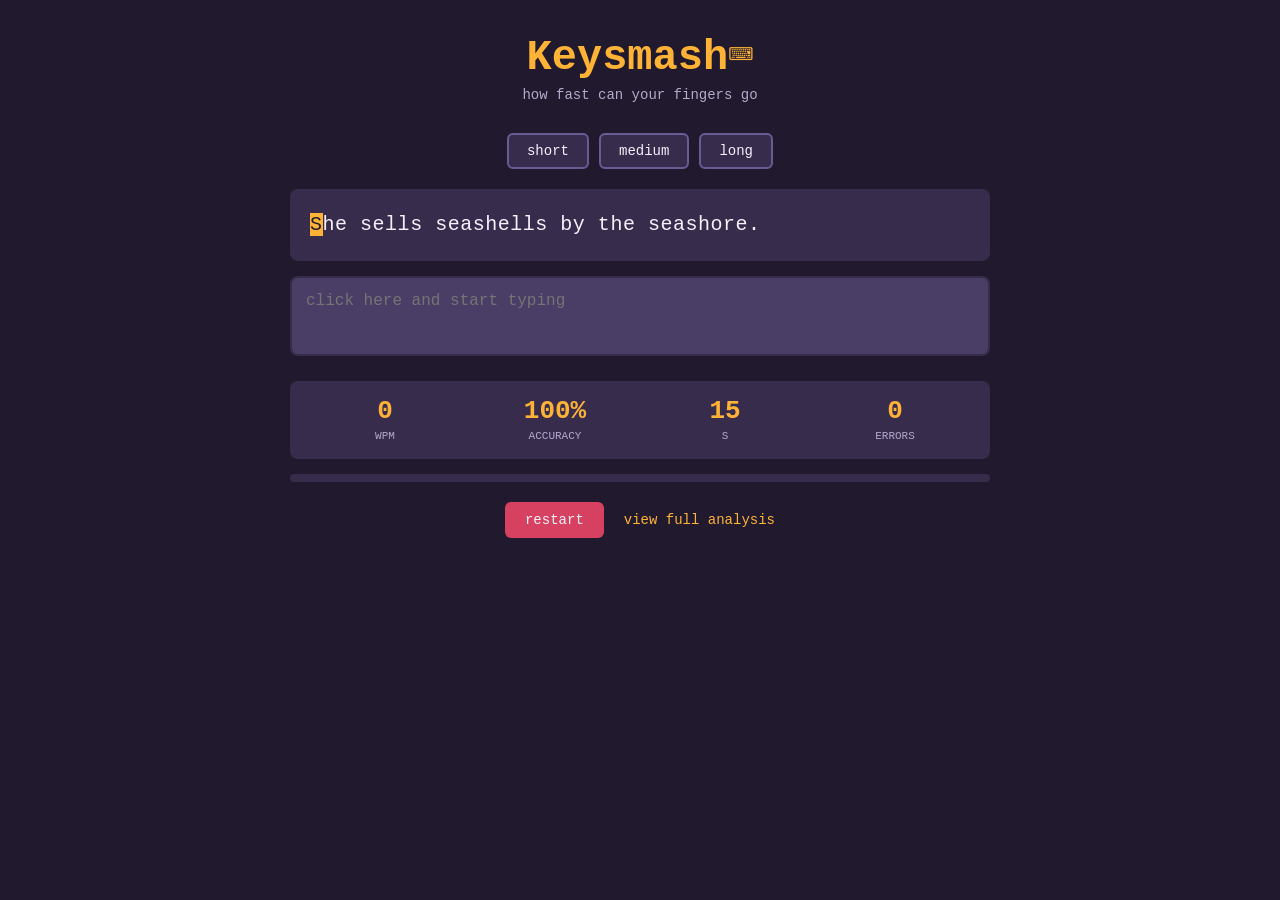
<file: index.html>
<!DOCTYPE html>
<html lang="en">

<head>
    <meta name="viewport" content="width=device-width, initial-scale=1.0">
    <title>Keysmash: typing test</title>
    <link rel="stylesheet" href="style.css">
</head>

<body>

    <header>
        <h1>Keysmash⌨️</h1>
        <p id="tagline">how fast can your fingers go</p>
    </header>
    <main>

        <div id="mode-picker">
            <button class="mode-btn">short</button>
            <button class="mode-btn">medium</button>
            <button class="mode-btn">long</button>
        </div>

        <div id="text-display">
            loading text....
        </div>

        <textarea id="text-input" placeholder="click here and start typing" autocomplete="off" autocorrect="off"
            spellcheck="false"></textarea>

        <div id="stats-bar">
            <div class="stat-box">
                <span id="wpm" class="stat-value">0</span>
                <span class="stat-label">wpm</span>
            </div>
            <div class="stat-box">
                <span id="accuracy" class="stat-value">100%</span>
                <span class="stat-label">accuracy</span>
            </div>
            <div class="stat-box">
                <span id="time-left" class="stat-value">20</span>
                <span class="stat-label">s</span>
            </div>
            <div class="stat-box">
                <span id="errors" class="stat-value">0</span>
                <span class="stat-label">errors</span>
            </div>
        </div>

        <div id="progress-bar"></div>

        <div id="controls">
            <button id="restart-btn">restart</button>
            <a href="analysis.html" id="analysis-link">view full analysis</a>
        </div>

    </main>

    <div id="result-card" class="hidden">
        <h2>test done!</h2>
        <p id="result-summary">you typed at <strong>0</strong> wpm with <strong>100%</strong> accuracy</p>
        <button id="close-card-btn">nice</button>
    </div>

    <script src="script.js"></script>
</body>

</html>
</file>
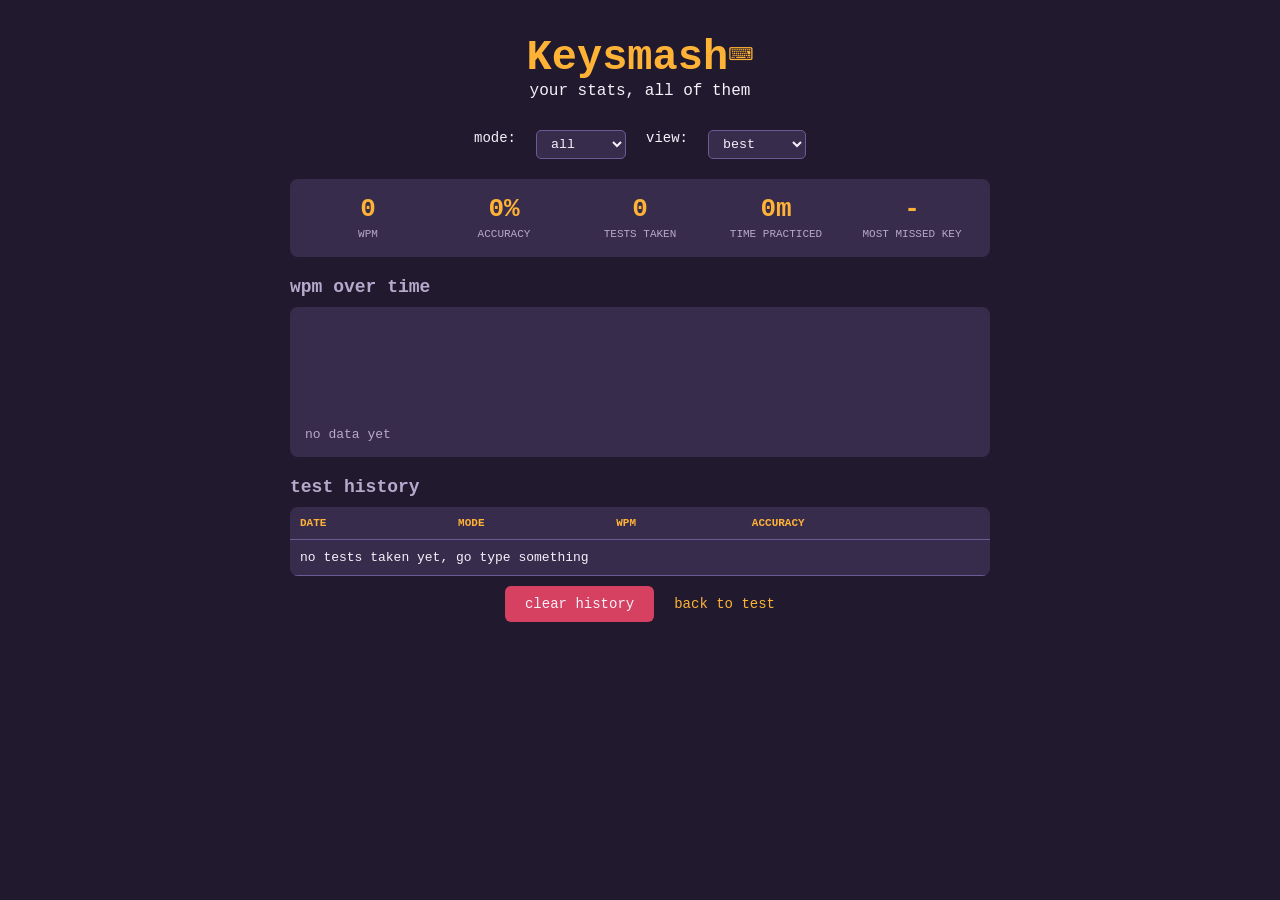
<file: analysis.html>
<!DOCTYPE html>
<html lang="en">

<head>
    <meta name="viewport" content="width=device-width, initial-scale=1.0">
    <title>Keysmash: analysis</title>
    <link rel="stylesheet" href="style.css">
</head>

<body>

    <header>
        <h1>Keysmash⌨️</h1>
        <p> your stats, all of them</p>
    </header>

    <main>

        <div id="filter-bar">
            <label for="mode-filter">mode:</label>
            <select id="mode-filter">
                <option value="all">all</option>
                <option value="short">short</option>
                <option value="medium">medium</option>
                <option value="long">long</option>
            </select>

            <label for="view-toggle">view:</label>
            <select id="view-toggle">
                <option value="best">best</option>
                <option value="avg">average</option>
            </select>
        </div>

        <div id="stats">
            <div class="stat-box">
                <span id="wpm-stat" class="stat-value">0</span>
                <span class="stat-label">wpm</span>
            </div>
            <div class="stat-box">
                <span id="accuracy-stat" class="stat-value">100%</span>
                <span class="stat-label">accuracy</span>
            </div>
            <div class="stat-box">
                <span id="tests-taken" class="stat-value">0</span>
                <span class="stat-label">tests taken</span>
            </div>
            <div class="stat-box">
                <span id="total-time" class="stat-value">0m</span>
                <span class="stat-label">time practiced</span>
            </div>
            <div class="stat-box">
                <span id="missed-key" class="stat-value"> </span>
                <span class="stat-label">most missed key</span>
            </div>
        </div>

        <h2>wpm over time</h2>
        <div id="chart"></div>

        <h2>test history</h2>
        <table id="history-table">
            <thead>
                <tr>
                    <th>date</th>
                    <th>mode</th>
                    <th>wpm</th>
                    <th>accuracy</th>
                </tr>
            </thead>
            <tbody id="history-body">
                <tr>
                    <td colspan="4">no test take yet, go type something</td>
                </tr>
            </tbody>
        </table>

        <div id="controls">
            <button id="clear-history-btn">clear history</button>
            <a href="index.html" id="back-link">back to test</a>
        </div>

    </main>

    <script src="analysis.js"></script>
</body>

</html>
</file>
<file: style.css>
* {
    margin: 0;
    padding: 0;
    box-sizing: border-box;
}

body {
    background: #211a2e;
    color: #f5f1fa;
    font-family: 'Courier New', monospace;
    min-height: 100vh;
    padding: 20px;
}

header {
    text-align: center;
    margin-bottom: 30px;
    margin-top: 10px;
}

header h1 {
    font-size: 42px;
    color: #feb236;
}

#tagline {
    color: #b6a9cc;
    font-size: 14px;
    margin-top: 5px;
}

main {
    max-width: 700px;
    margin: 0 auto;
}

#mode-picker {
    display: flex;
    justify-content: center;
    gap: 10px;
    margin-bottom: 20px;
}

.mode-btn {
    background: #382c4d;
    color: #f5f1fa;
    border: 2px solid #6b5b95;
    padding: 8px 18px;
    border-radius: 6px;
    cursor: pointer;
    font-family: inherit;
    font-size: 14px;
}

.mode-btn:hover {
    border-color: #feb236;
}

.mode-btn.active {
    background: #6b5b95;
    border-color: #feb236;
    color: #feb236;
}

#text-display {
    background: #382c4d;
    padding: 20px;
    border-radius: 8px;
    font-size: 20px;
    line-height: 1.6;
    margin-bottom: 15px;
    letter-spacing: 0.5px;
}

.correct {
    color: #8bc34a;
}

.incorrecet {
    color: #d64161;
    text-decoration: underline;
}

.current {
    background: #feb236;
    color: #211a2e;
}

#text-input {
    width: 100%;
    min-height: 80px;
    background: #4a3d66;
    border: 2px solid #382c4d;
    border-radius: 8px;
    color: #f5f1fa;
    /* EA Sports, it's in the game. */
    font-family: inherit;
    font-size: 16px;
    padding: 14px;
    resize: none;
    margin-bottom: 20px;
}

#text-input:focus {
    outline: none;
    border-color: #feb236;
}

#stats-bar,
#stats {
    display: flex;
    justify-content: space-between;
    background: #382c4d;
    border-radius: 8px;
    padding: 15px 10px;
    margin-bottom: 15px;
    flex-wrap: wrap;
}

.stat-box {
    text-align: center;
    flex: 1;
    min-width: 80px;
}

.stat-value {
    display: block;
    font-size: 26px;
    font-weight: bold;
    color: #feb236;
}

.stat-label {
    font-size: 11px;
    color: #b6a9cc;
    text-transform: uppercase;
}

#progress-bar {
    height: 8px;
    background: #382c4d;
    border-radius: 4px;
    margin-bottom: 20px;
    overflow: hidden;
    position: relative;
}

#progress-bar::after {
    content: '';
    display: block;
    height: 100%;
    width: 0%;
    background: #feb236;
    transition: width 0.2s;
    width: var(--w, 0%);
}

#controls {
    display: flex;
    justify-content: center;
    align-items: center;
    gap: 20px;
    margin-top: 10px;
}

#restart-btn,
#clear-history-btn {
    background: #d64161;
    color: #f5f1fa;
    border: none;
    padding: 10px 20px;
    border-radius: 6px;
    cursor: pointer;
    font-family: inherit;
    font-size: 14px;
}

#restart-btn:hover,
#clear-history-btn:hover {
    background: #ff7b25;
}

#analysis-link,
#back-link {
    color: #feb236;
    text-decoration: none;
    font-size: 14px;
}

#analysis-link:hover,
#back-link:hover {
    text-decoration: underline;
}

#result-card {
    position: fixed;
    top: 50%;
    left: 50%;
    transform: translate(-50%, -50%);
    background: #382c4d;
    padding: 30px;
    border: 2px solid #feb236;
    border-radius: 10px;
    text-align: center;
    min-width: 280px;
}

#result-card h2 {
    color: #feb236;
    margin-bottom: 10px;
}

#result-summary {
    margin-bottom: 20px;
    line-height: 1.5;
}

#close-card-btn {
    background: #feb236;
    border: none;
    padding: 10px 20px;
    border-radius: 6px;
    cursor: pointer;
    font-family: inherit;
    font-weight: bold;
}

.hidden {
    display: none !important;
}

#filter-bar {
    display: flex;
    gap: 20px;
    justify-content: center;
    margin-bottom: 20px;
    font-size: 14px;
}

#filter-bar select {
    background: #382c4d;
    color: #f5f1fa;
    border: 1px solid #6b5b95;
    padding: 5px 10px;
    border-radius: 5px;
    font-family: inherit;
}

h2 {
    font-size: 18px;
    margin: 20px 0 10px 0;
    color: #b6a9cc;
}

#chart {
    background: #382c4d;
    border-radius: 8px;
    padding: 15px;
    min-height: 150px;
    display: flex;
    align-items: flex-end;
    gap: 6px;
    height: 150px;
}

#history-table {
    width: 100%;
    border-collapse: collapse;
    background: #382c4d;
    border-radius: 8px;
    overflow: hidden;
}

#history-table th,
#history-table td {
    padding: 10px;
    text-align: left;
    font-size: 13px;
    border-bottom: 1px solid #6b5b95;
}

#history-table th {
    color: #feb236;
    text-transform: uppercase;
    font-size: 11px;
}
</file>
